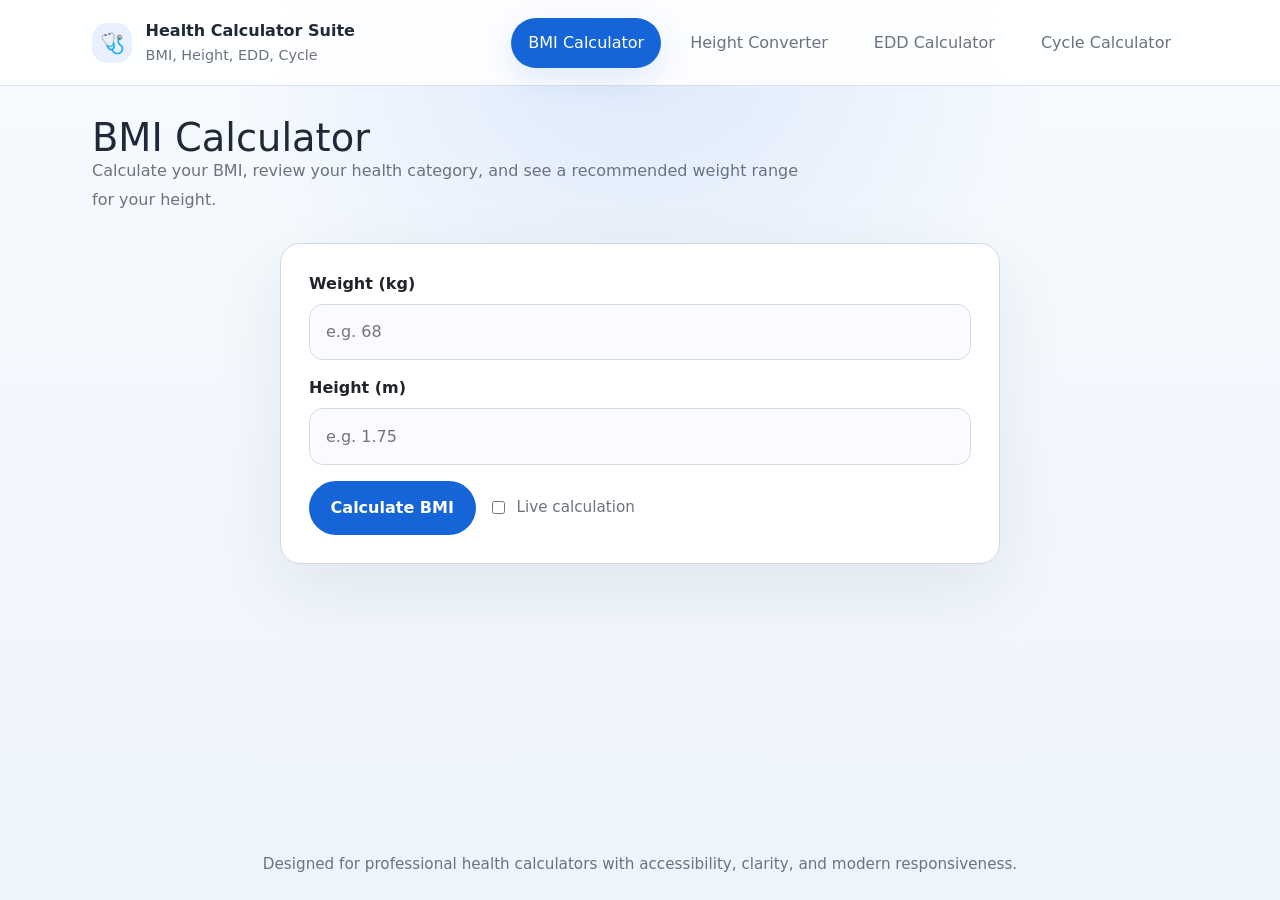
<file: index.html>
<!DOCTYPE html>
<html lang="en">
<head>
    <meta charset="UTF-8">
    <meta name="viewport" content="width=device-width, initial-scale=1.0">
    <title>Health Calculator Suite — BMI Calculator</title>
    <link href="https://cdn.jsdelivr.net/npm/bootstrap@5.3.0-alpha3/dist/css/bootstrap.min.css" rel="stylesheet">
    <link rel="stylesheet" href="styles.css">
</head>
<body data-page="bmi">
    <div class="page-shell">
        <header class="site-header">
            <div class="container d-flex flex-wrap justify-content-between align-items-center gap-3">
                <a href="index.html" class="branding">
                    <span class="branding__icon">🩺</span>
                    <span class="branding__text">
                        <span class="branding__title">Health Calculator Suite</span>
                        <span class="branding__subtitle">BMI, Height, EDD, Cycle</span>
                    </span>
                </a>
                <button class="nav-toggle" aria-controls="primary-navigation" aria-expanded="false" aria-label="Toggle navigation">☰</button>
                <nav id="primary-navigation" class="main-nav hidden" aria-label="Primary navigation">
                    <a class="nav-link" href="index.html" data-nav="bmi">BMI Calculator</a>
                    <a class="nav-link" href="height.html" data-nav="height">Height Converter</a>
                    <a class="nav-link" href="edd_calculator.html" data-nav="edd">EDD Calculator</a>
                    <a class="nav-link" href="menstrual_cycle.html" data-nav="menstrual">Cycle Calculator</a>
                </nav>
            </div>
        </header>

        <main class="site-main">
            <div class="container">
                <section class="hero">
                    <div>
                        <h1 class="hero__title">BMI Calculator</h1>
                        <p class="hero__subtitle">Calculate your BMI, review your health category, and see a recommended weight range for your height.</p>
                    </div>
                </section>

                <section class="card card--padded card--narrow">
                    <form id="bmiForm" novalidate>
                        <div class="form-grid">
                            <div class="field">
                                <label for="weightInput">Weight (kg)</label>
                                <input id="weightInput" type="number" step="0.1" min="1" max="500" placeholder="e.g. 68" required>
                                <span id="weightError" class="error-message" role="alert" aria-live="polite" style="display:none"></span>
                            </div>

                            <div class="field">
                                <label for="heightInput">Height (m)</label>
                                <input id="heightInput" type="number" step="0.01" min="0.5" max="2.5" placeholder="e.g. 1.75" required>
                                <span id="heightError" class="error-message" role="alert" aria-live="polite" style="display:none"></span>
                            </div>
                        </div>

                        <div class="button-row">
                            <button class="button" type="submit">Calculate BMI</button>
                            <label class="inline-toggle" for="bmiLiveToggle">
                                <input id="bmiLiveToggle" type="checkbox"> Live calculation
                            </label>
                        </div>
                    </form>
                </section>

                <section class="card card--padded card--narrow mt-4" id="bmiResult" style="display:none;" aria-live="polite">
                    <p class="result-card__title">Your BMI Summary</p>
                    <div class="result-grid">
                        <div class="result-box">
                            <span class="result-box__label">BMI value</span>
                            <p class="result-box__value" id="bmiValue"></p>
                        </div>
                        <div class="result-box">
                            <span class="result-box__label">Category</span>
                            <p class="result-box__value"><span id="bmiCategory" class="badge"></span></p>
                        </div>
                        <div class="result-box">
                            <span class="result-box__label">Ideal weight range</span>
                            <p class="result-box__value" id="idealWeight"></p>
                        </div>
                    </div>
                    <p class="help-text" id="bmiExplanation"></p>
                    <p class="help-text" id="bmiGuidance"></p>
                </section>
            </div>
        </main>

        <footer class="footer">
            <div class="container">Designed for professional health calculators with accessibility, clarity, and modern responsiveness.</div>
        </footer>
    </div>

    <script src="scripts.js"></script>
    <script src="https://cdn.jsdelivr.net/npm/bootstrap@5.3.0-alpha3/dist/js/bootstrap.bundle.min.js"></script>
</body>
</html>
</file>
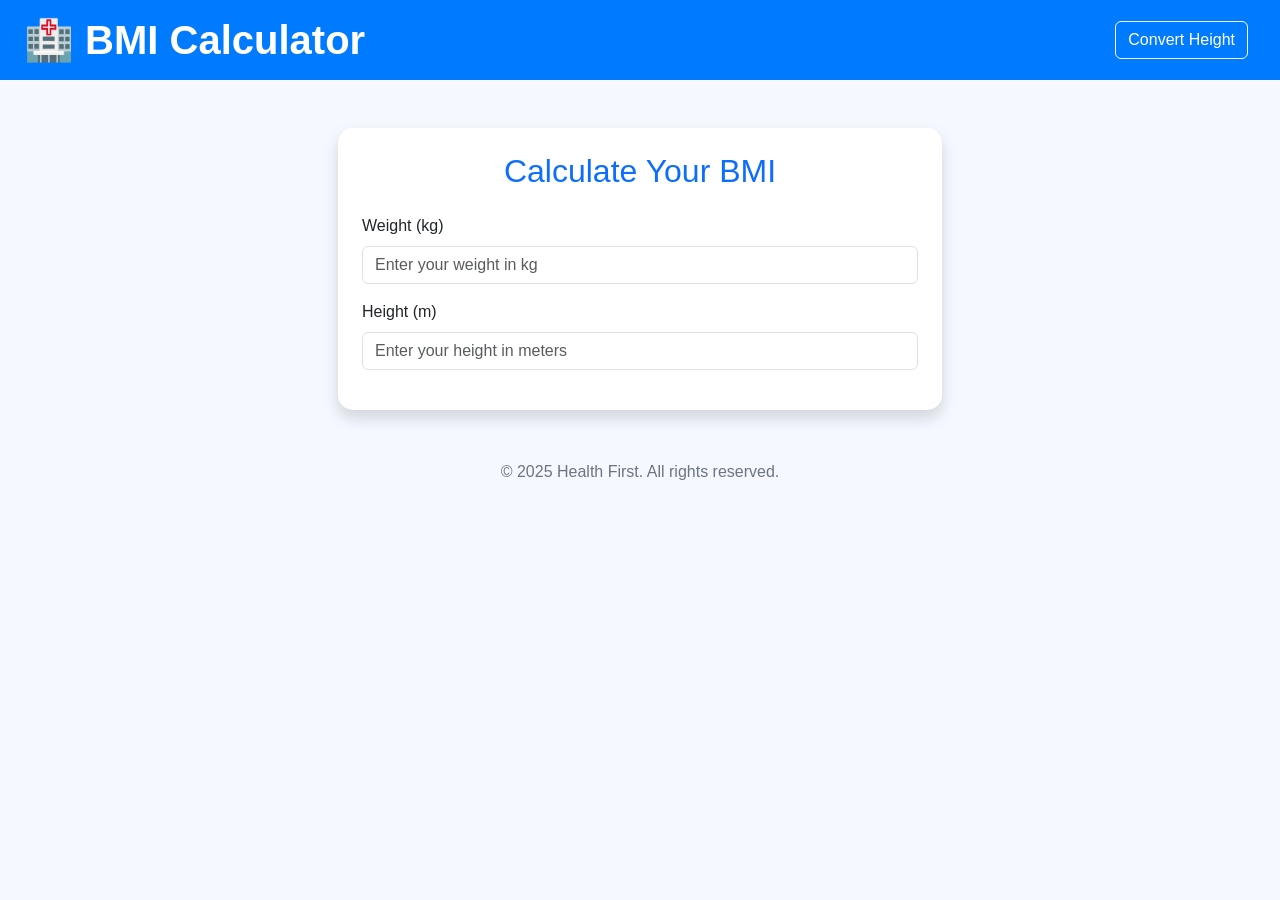
<file: calculator.html>
<!DOCTYPE html>
<html lang="en">
<head>
    <meta charset="UTF-8">
    <meta name="viewport" content="width=device-width, initial-scale=1.0">
    <title>BMI Calculator</title>
    <!-- Bootstrap CSS -->
    <link href="https://cdn.jsdelivr.net/npm/bootstrap@5.3.0-alpha3/dist/css/bootstrap.min.css" rel="stylesheet">
    <style>
        body {
            background-color: #f5f9ff; /* Light blue for a calming effect */
            font-family: 'Arial', sans-serif;
        }
        header {
            background-color: #007bff; /* Hospital-themed blue */
        }
        h1 {
            font-weight: bold;
        }
        .card {
            border: none;
            border-radius: 15px;
        }
        .alert-success {
            font-size: 1.2rem;
        }
        .btn-outline-light a {
            text-decoration: none;
            color: white;
        }
        footer {
            margin-top: 50px;
            text-align: center;
            color: #6c757d;
        }
    </style>
</head>
<body>
    <!-- Header -->
    <header class="py-3 mb-4">
        <div class="container-fluid px-4 d-flex justify-content-between align-items-center">
            <h1 class="text-white mb-0">🏥 BMI Calculator</h1>
            <nav>
                <button class="btn btn-outline-light me-2">
                    <a href="height.html">Convert Height</a>
                </button>
            </nav>
        </div>
    </header>

    <!-- Main Content -->
    <div class="container-fluid px-4 my-5">
        <div class="row justify-content-center">
            <div class="col-md-6">
                <div class="card shadow p-4">
                    <h2 class="text-center text-primary mb-4">Calculate Your BMI</h2>
                    <form>
                        <div class="mb-3">
                            <label for="weightInput" class="form-label">Weight (kg)</label>
                            <input type="number" class="form-control" id="weightInput" placeholder="Enter your weight in kg" required>
                        </div>
                        <div class="mb-3">
                            <label for="heightInput" class="form-label">Height (m)</label>
                            <input type="number" class="form-control" id="heightInput" placeholder="Enter your height in meters" required>
                        </div>
                    </form>
                    <div id="bmiResult" class="alert alert-info mt-3" style="display: none;">
                        <strong>Your BMI:</strong> <span id="bmiValue"></span> (<span id="bmiCategory"></span>)
                    </div>
                </div>
            </div>
        </div>
    </div>

    <!-- Footer -->
    <footer>
        <p>&copy; 2025 Health First. All rights reserved.</p>
    </footer>

    <!-- Script for Real-Time BMI Calculation -->
    <script>
        const weightInput = document.getElementById("weightInput");
        const heightInput = document.getElementById("heightInput");
        const bmiResult = document.getElementById("bmiResult");
        const bmiValue = document.getElementById("bmiValue");
        const bmiCategory = document.getElementById("bmiCategory");

        // Function to calculate BMI and update the result
        function calculateBMI() {
            const weight = parseFloat(weightInput.value);
            const height = parseFloat(heightInput.value);

            // Validate input
            if (isNaN(weight) || weight <= 0 || isNaN(height) || height <= 0 || height < 0.5 || height > 3) {
                bmiResult.style.display = "none"; // Hide result if input is invalid
                return;
            }

            // BMI calculation
            const bmi = weight / (height * height);

            // Determine BMI Category
            let category = "";
            if (bmi < 18.5) {
                category = "Underweight";
            } else if (bmi >= 18.5 && bmi < 24.9) {
                category = "Normal";
            } else if (bmi >= 25 && bmi < 29.9) {
                category = "Overweight";
            } else {
                category = "Obese";
            }

            // Display the result
            bmiResult.style.display = "block";
            bmiValue.textContent = bmi.toFixed(2);
            bmiCategory.textContent = category;
        }

        // Listen for input changes and recalculate BMI
        weightInput.addEventListener("input", calculateBMI);
        heightInput.addEventListener("input", calculateBMI);
    </script>

    <!-- Bootstrap JS -->
    <script src="https://cdn.jsdelivr.net/npm/bootstrap@5.3.0-alpha3/dist/js/bootstrap.bundle.min.js"></script>
</body>
</html>
</file>
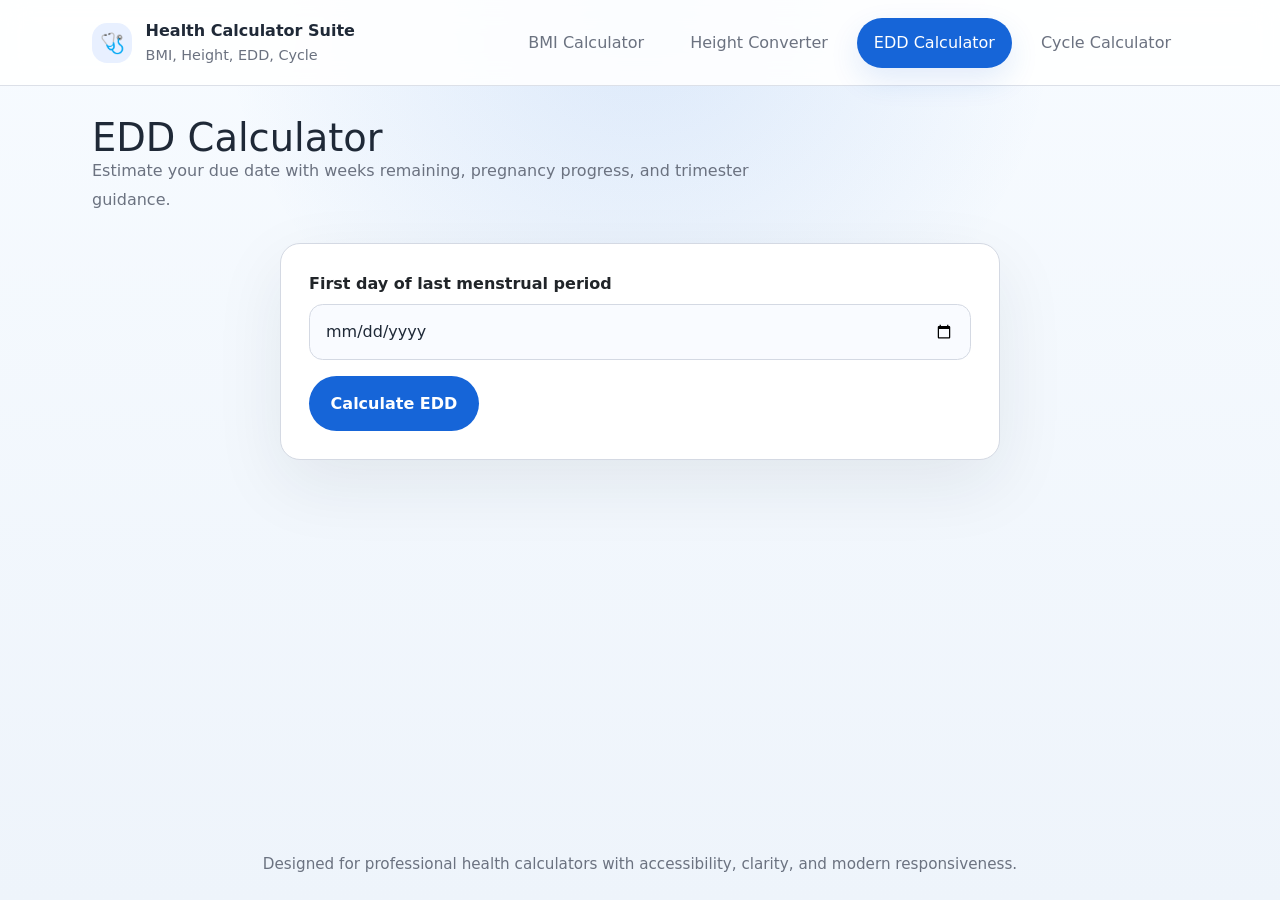
<file: edd_calculator.html>
<!DOCTYPE html>
<html lang="en">
<head>
    <meta charset="UTF-8">
    <meta name="viewport" content="width=device-width, initial-scale=1.0">
    <title>Health Calculator Suite — EDD Calculator</title>
    <link href="https://cdn.jsdelivr.net/npm/bootstrap@5.3.0-alpha3/dist/css/bootstrap.min.css" rel="stylesheet">
    <link rel="stylesheet" href="styles.css">
</head>
<body data-page="edd">
    <div class="page-shell">
        <header class="site-header">
            <div class="container d-flex flex-wrap justify-content-between align-items-center gap-3">
                <a href="index.html" class="branding">
                    <span class="branding__icon">🩺</span>
                    <span class="branding__text">
                        <span class="branding__title">Health Calculator Suite</span>
                        <span class="branding__subtitle">BMI, Height, EDD, Cycle</span>
                    </span>
                </a>
                <button class="nav-toggle" aria-controls="primary-navigation" aria-expanded="false" aria-label="Toggle navigation">☰</button>
                <nav id="primary-navigation" class="main-nav hidden" aria-label="Primary navigation">
                    <a class="nav-link" href="index.html" data-nav="bmi">BMI Calculator</a>
                    <a class="nav-link" href="height.html" data-nav="height">Height Converter</a>
                    <a class="nav-link" href="edd_calculator.html" data-nav="edd">EDD Calculator</a>
                    <a class="nav-link" href="menstrual_cycle.html" data-nav="menstrual">Cycle Calculator</a>
                </nav>
            </div>
        </header>

        <main class="site-main">
            <div class="container">
                <section class="hero">
                    <div>
                        <h1 class="hero__title">EDD Calculator</h1>
                        <p class="hero__subtitle">Estimate your due date with weeks remaining, pregnancy progress, and trimester guidance.</p>
                    </div>
                </section>

                <section class="card card--padded card--narrow">
                    <form id="eddForm" novalidate>
                        <div class="form-grid">
                            <div class="field">
                                <label for="lmpInput">First day of last menstrual period</label>
                                <input id="lmpInput" type="date" required>
                                <span id="lmpError" class="error-message" role="alert" aria-live="polite" style="display:none"></span>
                            </div>
                        </div>

                        <div class="button-row">
                            <button class="button" type="submit">Calculate EDD</button>
                        </div>
                    </form>
                </section>

                <section class="card card--padded card--narrow mt-4" id="eddResult" style="display:none;" aria-live="polite">
                    <p class="result-card__title">Estimated Due Date Overview</p>
                    <div class="result-grid">
                        <div class="result-box">
                            <span class="result-box__label">Estimated due date</span>
                            <p class="result-box__value" id="eddDate"></p>
                        </div>
                        <div class="result-box">
                            <span class="result-box__label">Weeks remaining</span>
                            <p class="result-box__value" id="remainingWeeks"></p>
                        </div>
                        <div class="result-box">
                            <span class="result-box__label">Days remaining</span>
                            <p class="result-box__value" id="remainingDays"></p>
                        </div>
                        <div class="result-box">
                            <span class="result-box__label">Current trimester</span>
                            <p class="result-box__value" id="trimesterLabel"></p>
                        </div>
                    </div>
                    <div class="progress-card">
                        <span class="result-box__label">Pregnancy progress</span>
                        <div class="progress-bar">
                            <div class="progress-bar__fill" id="progressBarFill" style="width:0%"></div>
                        </div>
                        <p class="help-text" id="progressValue">0%</p>
                    </div>
                </section>
            </div>
        </main>

        <footer class="footer">
            <div class="container">Designed for professional health calculators with accessibility, clarity, and modern responsiveness.</div>
        </footer>
    </div>

    <script src="scripts.js"></script>
    <script src="https://cdn.jsdelivr.net/npm/bootstrap@5.3.0-alpha3/dist/js/bootstrap.bundle.min.js"></script>
</body>
</html>
</file>
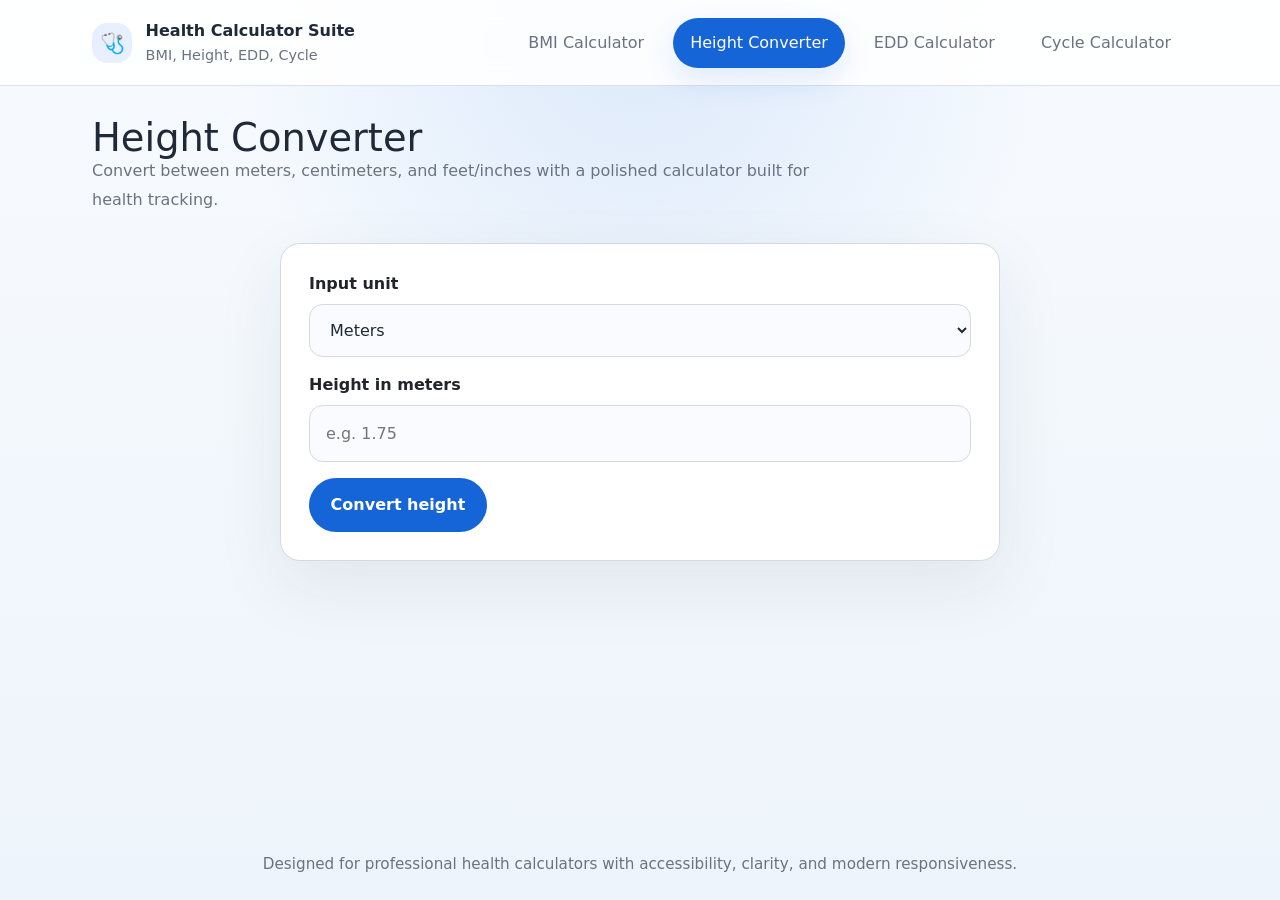
<file: height.html>
<!DOCTYPE html>
<html lang="en">
<head>
    <meta charset="UTF-8">
    <meta name="viewport" content="width=device-width, initial-scale=1.0">
    <title>Health Calculator Suite — Height Converter</title>
    <link href="https://cdn.jsdelivr.net/npm/bootstrap@5.3.0-alpha3/dist/css/bootstrap.min.css" rel="stylesheet">
    <link rel="stylesheet" href="styles.css">
</head>
<body data-page="height">
    <div class="page-shell">
        <header class="site-header">
            <div class="container d-flex flex-wrap justify-content-between align-items-center gap-3">
                <a href="index.html" class="branding">
                    <span class="branding__icon">🩺</span>
                    <span class="branding__text">
                        <span class="branding__title">Health Calculator Suite</span>
                        <span class="branding__subtitle">BMI, Height, EDD, Cycle</span>
                    </span>
                </a>
                <button class="nav-toggle" aria-controls="primary-navigation" aria-expanded="false" aria-label="Toggle navigation">☰</button>
                <nav id="primary-navigation" class="main-nav hidden" aria-label="Primary navigation">
                    <a class="nav-link" href="index.html" data-nav="bmi">BMI Calculator</a>
                    <a class="nav-link" href="height.html" data-nav="height">Height Converter</a>
                    <a class="nav-link" href="edd_calculator.html" data-nav="edd">EDD Calculator</a>
                    <a class="nav-link" href="menstrual_cycle.html" data-nav="menstrual">Cycle Calculator</a>
                </nav>
            </div>
        </header>

        <main class="site-main">
            <div class="container">
                <section class="hero">
                    <div>
                        <h1 class="hero__title">Height Converter</h1>
                        <p class="hero__subtitle">Convert between meters, centimeters, and feet/inches with a polished calculator built for health tracking.</p>
                    </div>
                </section>

                <section class="card card--padded card--narrow">
                    <form id="heightForm" novalidate>
                        <div class="form-grid">
                            <div class="field">
                                <label for="heightUnit">Input unit</label>
                                <select id="heightUnit">
                                    <option value="meters">Meters</option>
                                    <option value="centimeters">Centimeters</option>
                                    <option value="feet-inches">Feet & inches</option>
                                </select>
                            </div>

                            <div class="field height-input-group" data-unit="meters">
                                <label for="heightMetersInput">Height in meters</label>
                                <input id="heightMetersInput" type="number" step="0.01" min="0.3" max="3" placeholder="e.g. 1.75">
                            </div>

                            <div class="field height-input-group" data-unit="centimeters" style="display:none;">
                                <label for="heightCentimetersInput">Height in centimeters</label>
                                <input id="heightCentimetersInput" type="number" step="0.5" min="30" max="300" placeholder="e.g. 175">
                            </div>

                            <div class="field height-input-group" data-unit="feet-inches" style="display:none;">
                                <div class="inline-fields">
                                    <div class="field">
                                        <label for="heightFeetInput">Feet</label>
                                        <input id="heightFeetInput" type="number" step="1" min="0" max="8" placeholder="e.g. 5">
                                    </div>
                                    <div class="field">
                                        <label for="heightInchesInput">Inches</label>
                                        <input id="heightInchesInput" type="number" step="0.5" min="0" max="11.5" placeholder="e.g. 8">
                                    </div>
                                </div>
                            </div>

                            <span id="heightError" class="error-message" role="alert" aria-live="polite" style="display:none"></span>
                        </div>

                        <div class="button-row">
                            <button class="button" type="submit">Convert height</button>
                        </div>
                    </form>
                </section>

                <section class="card card--padded card--narrow mt-4" id="heightResult" style="display:none;" aria-live="polite">
                    <p class="result-card__title">Converted Height</p>
                    <div class="result-grid">
                        <div class="result-box">
                            <span class="result-box__label">Meters</span>
                            <p class="result-box__value" id="convertedMeters"></p>
                        </div>
                        <div class="result-box">
                            <span class="result-box__label">Centimeters</span>
                            <p class="result-box__value" id="convertedCentimeters"></p>
                        </div>
                        <div class="result-box">
                            <span class="result-box__label">Feet & inches</span>
                            <p class="result-box__value" id="convertedFeetInches"></p>
                        </div>
                    </div>
                    <p class="help-text">Choose your starting unit and view all major height formats at once.</p>
                </section>
            </div>
        </main>

        <footer class="footer">
            <div class="container">Designed for professional health calculators with accessibility, clarity, and modern responsiveness.</div>
        </footer>
    </div>

    <script src="scripts.js"></script>
    <script src="https://cdn.jsdelivr.net/npm/bootstrap@5.3.0-alpha3/dist/js/bootstrap.bundle.min.js"></script>
</body>
</html>
</file>
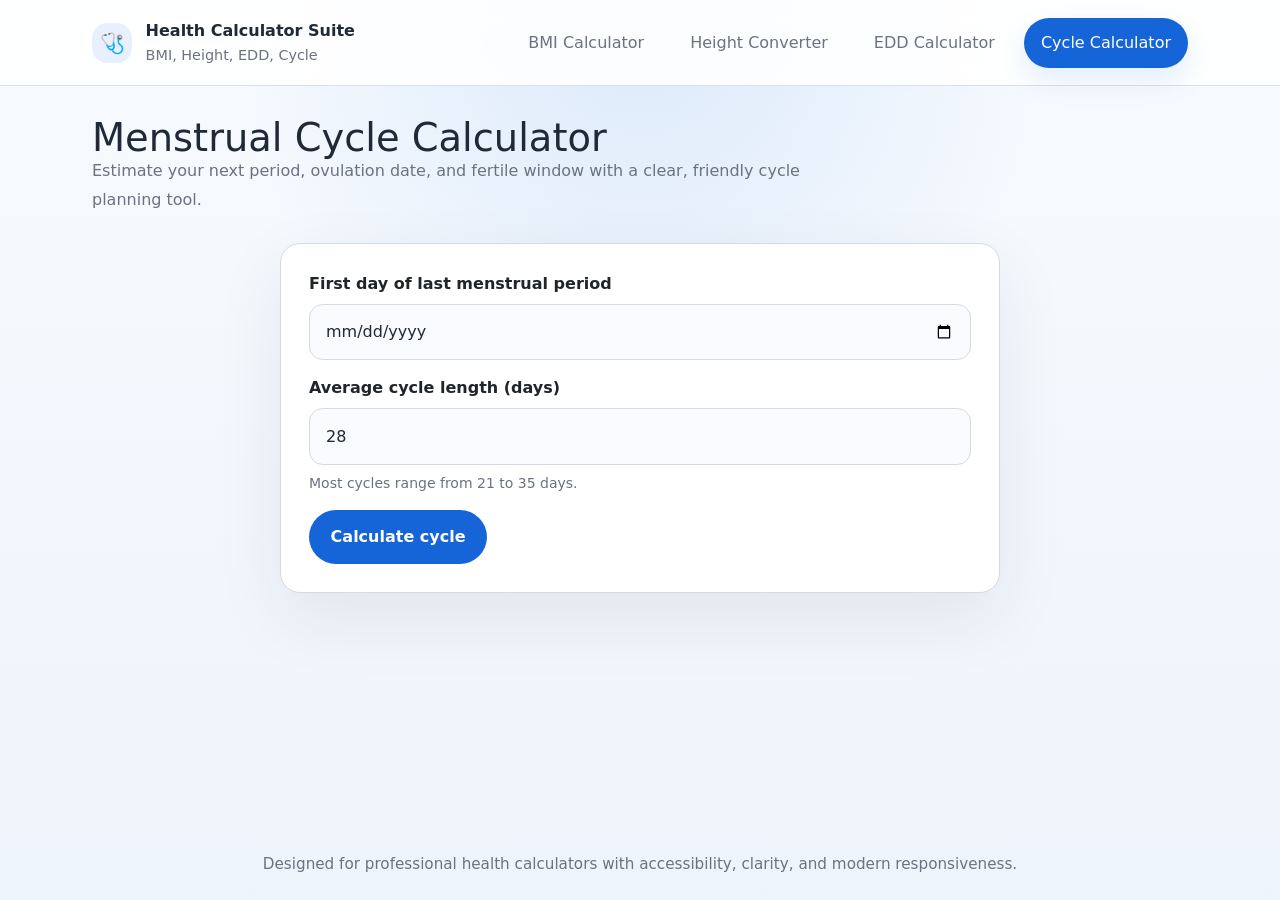
<file: menstrual_cycle.html>
<!DOCTYPE html>
<html lang="en">
<head>
    <meta charset="UTF-8">
    <meta name="viewport" content="width=device-width, initial-scale=1.0">
    <title>Health Calculator Suite — Menstrual Cycle Calculator</title>
    <link href="https://cdn.jsdelivr.net/npm/bootstrap@5.3.0-alpha3/dist/css/bootstrap.min.css" rel="stylesheet">
    <link rel="stylesheet" href="styles.css">
</head>
<body data-page="menstrual">
    <div class="page-shell">
        <header class="site-header">
            <div class="container d-flex flex-wrap justify-content-between align-items-center gap-3">
                <a href="index.html" class="branding">
                    <span class="branding__icon">🩺</span>
                    <span class="branding__text">
                        <span class="branding__title">Health Calculator Suite</span>
                        <span class="branding__subtitle">BMI, Height, EDD, Cycle</span>
                    </span>
                </a>
                <button class="nav-toggle" aria-controls="primary-navigation" aria-expanded="false" aria-label="Toggle navigation">☰</button>
                <nav id="primary-navigation" class="main-nav hidden" aria-label="Primary navigation">
                    <a class="nav-link" href="index.html" data-nav="bmi">BMI Calculator</a>
                    <a class="nav-link" href="height.html" data-nav="height">Height Converter</a>
                    <a class="nav-link" href="edd_calculator.html" data-nav="edd">EDD Calculator</a>
                    <a class="nav-link" href="menstrual_cycle.html" data-nav="menstrual">Cycle Calculator</a>
                </nav>
            </div>
        </header>

        <main class="site-main">
            <div class="container">
                <section class="hero">
                    <div>
                        <h1 class="hero__title">Menstrual Cycle Calculator</h1>
                        <p class="hero__subtitle">Estimate your next period, ovulation date, and fertile window with a clear, friendly cycle planning tool.</p>
                    </div>
                </section>

                <section class="card card--padded card--narrow">
                    <form id="menstrualForm" novalidate>
                        <div class="form-grid">
                            <div class="field">
                                <label for="menstrualLmp">First day of last menstrual period</label>
                                <input id="menstrualLmp" type="date" required>
                                <span id="menstrualLmpError" class="error-message" role="alert" aria-live="polite" style="display:none"></span>
                            </div>
                            <div class="field">
                                <label for="cycleLength">Average cycle length (days)</label>
                                <input id="cycleLength" type="number" step="1" min="21" max="35" value="28" required>
                                <small>Most cycles range from 21 to 35 days.</small>
                                <span id="cycleLengthError" class="error-message" role="alert" aria-live="polite" style="display:none"></span>
                            </div>
                        </div>

                        <div class="button-row">
                            <button class="button" type="submit">Calculate cycle</button>
                        </div>
                    </form>
                </section>

                <section class="card card--padded card--narrow mt-4" id="menstrualResult" style="display:none;" aria-live="polite">
                    <p class="result-card__title">Cycle Forecast</p>
                    <div class="result-grid">
                        <div class="result-box">
                            <span class="result-box__label">Next period</span>
                            <p class="result-box__value" id="nextPeriodDate"></p>
                        </div>
                        <div class="result-box">
                            <span class="result-box__label">Estimated ovulation</span>
                            <p class="result-box__value" id="ovulationDate"></p>
                        </div>
                        <div class="result-box">
                            <span class="result-box__label">Fertile window</span>
                            <p class="result-box__value"><span id="fertileStartDate"></span> — <span id="fertileEndDate"></span></p>
                        </div>
                        <div class="result-box">
                            <span class="result-box__label">Days until next period</span>
                            <p class="result-box__value" id="daysUntilNextPeriod"></p>
                        </div>
                    </div>
                    <p class="help-text" id="cycleAdvice"></p>
                </section>
            </div>
        </main>

        <footer class="footer">
            <div class="container">Designed for professional health calculators with accessibility, clarity, and modern responsiveness.</div>
        </footer>
    </div>

    <script src="scripts.js"></script>
    <script src="https://cdn.jsdelivr.net/npm/bootstrap@5.3.0-alpha3/dist/js/bootstrap.bundle.min.js"></script>
</body>
</html>
</file>
<file: styles.css>
:root {
    --bg: #f4f7fb;
    --surface: #ffffff;
    --surface-alt: #f9fbff;
    --primary: #1665d8;
    --primary-soft: #e8f0ff;
    --primary-dark: #0d4fb3;
    --accent: #0a9d58;
    --accent-soft: #eaf8ef;
    --text: #1f2937;
    --muted: #6b7280;
    --border: #d4d9e3;
    --error: #d92f2f;
    --warning: #dd8c00;
    --radius: 1.25rem;
    --shadow: 0 24px 70px rgba(29, 34, 49, 0.08);
    --transition: 180ms ease;
}

* {
    box-sizing: border-box;
}

html {
    scroll-behavior: smooth;
}

body {
    margin: 0;
    font-family: Inter, system-ui, -apple-system, BlinkMacSystemFont, "Segoe UI", sans-serif;
    background: radial-gradient(circle at top, rgba(22, 101, 216, 0.12), transparent 38%), linear-gradient(180deg, #f7fbff 0%, #eef4fb 100%);
    color: var(--text);
    min-height: 100vh;
}

img {
    max-width: 100%;
    display: block;
}

a {
    color: inherit;
    text-decoration: none;
}

button,
input,
select {
    font: inherit;
}

button {
    cursor: pointer;
}

.container {
    width: min(1120px, calc(100% - 2rem));
    margin: 0 auto;
}

.page-shell {
    display: flex;
    flex-direction: column;
    min-height: 100vh;
}

.site-header {
    padding: 1.1rem 0;
    background: rgba(255, 255, 255, 0.88);
    backdrop-filter: blur(14px);
    position: sticky;
    top: 0;
    z-index: 10;
    border-bottom: 1px solid rgba(212, 217, 227, 0.8);
}

.branding {
    display: flex;
    align-items: center;
    gap: 0.85rem;
}

.branding__icon {
    width: 2.5rem;
    height: 2.5rem;
    border-radius: 0.95rem;
    display: grid;
    place-items: center;
    background: var(--primary-soft);
    color: var(--primary);
    font-size: 1.25rem;
}

.branding__text {
    display: grid;
    gap: 0.15rem;
}

.branding__title {
    font-size: 1rem;
    font-weight: 700;
    margin: 0;
}

.branding__subtitle {
    margin: 0;
    color: var(--muted);
    font-size: 0.9rem;
}

.main-nav {
    display: flex;
    flex-wrap: wrap;
    justify-content: flex-end;
    gap: 0.75rem;
}

.nav-link {
    display: inline-flex;
    align-items: center;
    justify-content: center;
    padding: 0.75rem 1rem;
    border-radius: 999px;
    border: 1px solid transparent;
    color: var(--muted);
    background: transparent;
    transition: var(--transition);
}

.nav-link:hover,
.nav-link:focus-visible {
    color: var(--primary-dark);
    border-color: rgba(22, 101, 216, 0.2);
    outline: none;
}

.nav-toggle {
    display: none;
    align-items: center;
    justify-content: center;
    width: 3rem;
    height: 3rem;
    border: 1px solid rgba(212, 217, 227, 0.9);
    border-radius: 1rem;
    background: var(--surface);
    color: var(--primary);
    font-size: 1.2rem;
    transition: border-color var(--transition), background var(--transition);
}

.nav-toggle:hover,
.nav-toggle:focus-visible {
    border-color: rgba(22, 101, 216, 0.35);
    outline: none;
}

.hidden {
    display: none !important;
}

@media (min-width: 781px) {
    .main-nav.hidden {
        display: flex !important;
    }
}

[data-page="bmi"] .nav-link[data-nav="bmi"],
[data-page="height"] .nav-link[data-nav="height"],
[data-page="edd"] .nav-link[data-nav="edd"],
[data-page="menstrual"] .nav-link[data-nav="menstrual"] {
    background: var(--primary);
    color: #fff;
    border-color: transparent;
    box-shadow: 0 12px 30px rgba(22, 101, 216, 0.12);
}

.site-main {
    flex: 1;
    padding: 2rem 0 3rem;
}

.hero {
    display: grid;
    gap: 1.5rem;
    margin-bottom: 1.75rem;
}

.hero__title {
    margin: 0;
    font-size: clamp(2rem, 3vw, 3.25rem);
    line-height: 1.02;
}

.hero__subtitle {
    margin: 0;
    max-width: 720px;
    color: var(--muted);
    font-size: 1rem;
    line-height: 1.8;
}

.card {
    background: var(--surface);
    border: 1px solid var(--border);
    border-radius: var(--radius);
    box-shadow: var(--shadow);
}

.card--padded {
    padding: 1.75rem;
}

.card--narrow {
    max-width: 720px;
    margin: 0 auto;
}

.form-grid {
    display: grid;
    gap: 1rem;
}

.field {
    display: grid;
    gap: 0.5rem;
}

.field label {
    font-weight: 600;
}

.field input,
.field select {
    width: 100%;
    border: 1px solid var(--border);
    border-radius: 0.85rem;
    padding: 0.95rem 1rem;
    background: var(--surface-alt);
    color: var(--text);
    transition: border-color var(--transition), box-shadow var(--transition);
}

.field input:focus,
.field select:focus {
    outline: none;
    border-color: var(--primary);
    box-shadow: 0 0 0 4px rgba(22, 101, 216, 0.12);
}

.field small {
    color: var(--muted);
}

.inline-fields {
    display: grid;
    grid-template-columns: repeat(2, minmax(0, 1fr));
    gap: 1rem;
}

.button-row {
    display: flex;
    flex-wrap: wrap;
    gap: 1rem;
    align-items: center;
    margin-top: 1rem;
}

.button {
    border: none;
    border-radius: 999px;
    padding: 0.95rem 1.35rem;
    font-weight: 700;
    color: #fff;
    background: var(--primary);
    transition: transform var(--transition), background var(--transition), box-shadow var(--transition);
}

.button:hover,
.button:focus-visible {
    background: var(--primary-dark);
    transform: translateY(-1px);
    outline: none;
}

.button--secondary {
    background: var(--surface);
    color: var(--text);
    border: 1px solid var(--border);
}

.inline-toggle {
    display: inline-flex;
    align-items: center;
    gap: 0.75rem;
    font-size: 0.95rem;
    color: var(--muted);
}

.result-card {
    display: grid;
    gap: 1rem;
    background: var(--accent-soft);
    border: 1px solid rgba(10, 157, 88, 0.18);
    padding: 1.5rem;
    border-radius: 1.25rem;
}

.result-card__title {
    margin: 0;
    color: var(--primary-dark);
    font-size: 1.05rem;
}

.result-grid {
    display: grid;
    gap: 1rem;
}

.result-box {
    background: #fff;
    border: 1px solid var(--border);
    border-radius: 1rem;
    padding: 1rem;
}

.result-box__label {
    display: block;
    margin-bottom: 0.4rem;
    color: var(--muted);
    font-size: 0.92rem;
}

.result-box__value {
    margin: 0;
    font-size: 1.35rem;
    font-weight: 700;
    color: var(--text);
}

.badge {
    display: inline-flex;
    padding: 0.45rem 0.75rem;
    border-radius: 999px;
    font-weight: 700;
    font-size: 0.9rem;
}

.badge--underweight {
    background: #fff4e6;
    color: #b45309;
}

.badge--normal {
    background: #ecfdf5;
    color: #15803d;
}

.badge--overweight {
    background: #fffbeb;
    color: #b45309;
}

.badge--obese {
    background: #fef2f2;
    color: #991b1b;
}

.help-text,
.alert-text {
    color: var(--muted);
    line-height: 1.7;
}

.alert-text {
    padding: 1rem 1.15rem;
    border-radius: 1rem;
    border: 1px solid rgba(217, 47, 47, 0.18);
    background: rgba(217, 47, 47, 0.08);
    color: var(--error);
}

.error-message {
    color: var(--error);
    font-size: 0.95rem;
}

.footer {
    padding: 1.5rem 0;
    text-align: center;
    color: var(--muted);
    font-size: 0.95rem;
}

.progress-card {
    display: grid;
    gap: 1rem;
    padding: 1.4rem;
    background: radial-gradient(circle at top left, rgba(22, 101, 216, 0.14), transparent 35%);
    border-radius: var(--radius);
    border: 1px solid rgba(22, 101, 216, 0.12);
}

.progress-bar {
    width: 100%;
    height: 0.75rem;
    border-radius: 999px;
    background: var(--surface-alt);
    overflow: hidden;
}

.progress-bar__fill {
    height: 100%;
    border-radius: 999px;
    background: linear-gradient(90deg, #1665d8, #0a9d58);
}

@media (max-width: 780px) {
    .main-nav {
        justify-content: center;
    }

    .nav-toggle {
        display: inline-flex;
    }

    .main-nav {
        width: 100%;
        flex-direction: column;
        gap: 0.75rem;
    }

    .site-header .container {
        align-items: flex-start;
    }

    .hero {
        text-align: center;
    }

    .inline-fields {
        grid-template-columns: 1fr;
    }
}

@media (max-width: 520px) {
    .site-header {
        padding: 0.95rem 0;
    }

    .main-nav {
        width: 100%;
    }

    .nav-link {
        width: 100%;
    }

    .button-row {
        flex-direction: column;
        align-items: stretch;
    }
}

@media (max-width: 520px) {
    .site-header {
        padding: 0.95rem 0;
    }

    .nav-link {
        width: 100%;
    }

    .button-row {
        flex-direction: column;
        align-items: stretch;
    }
}
</file>
